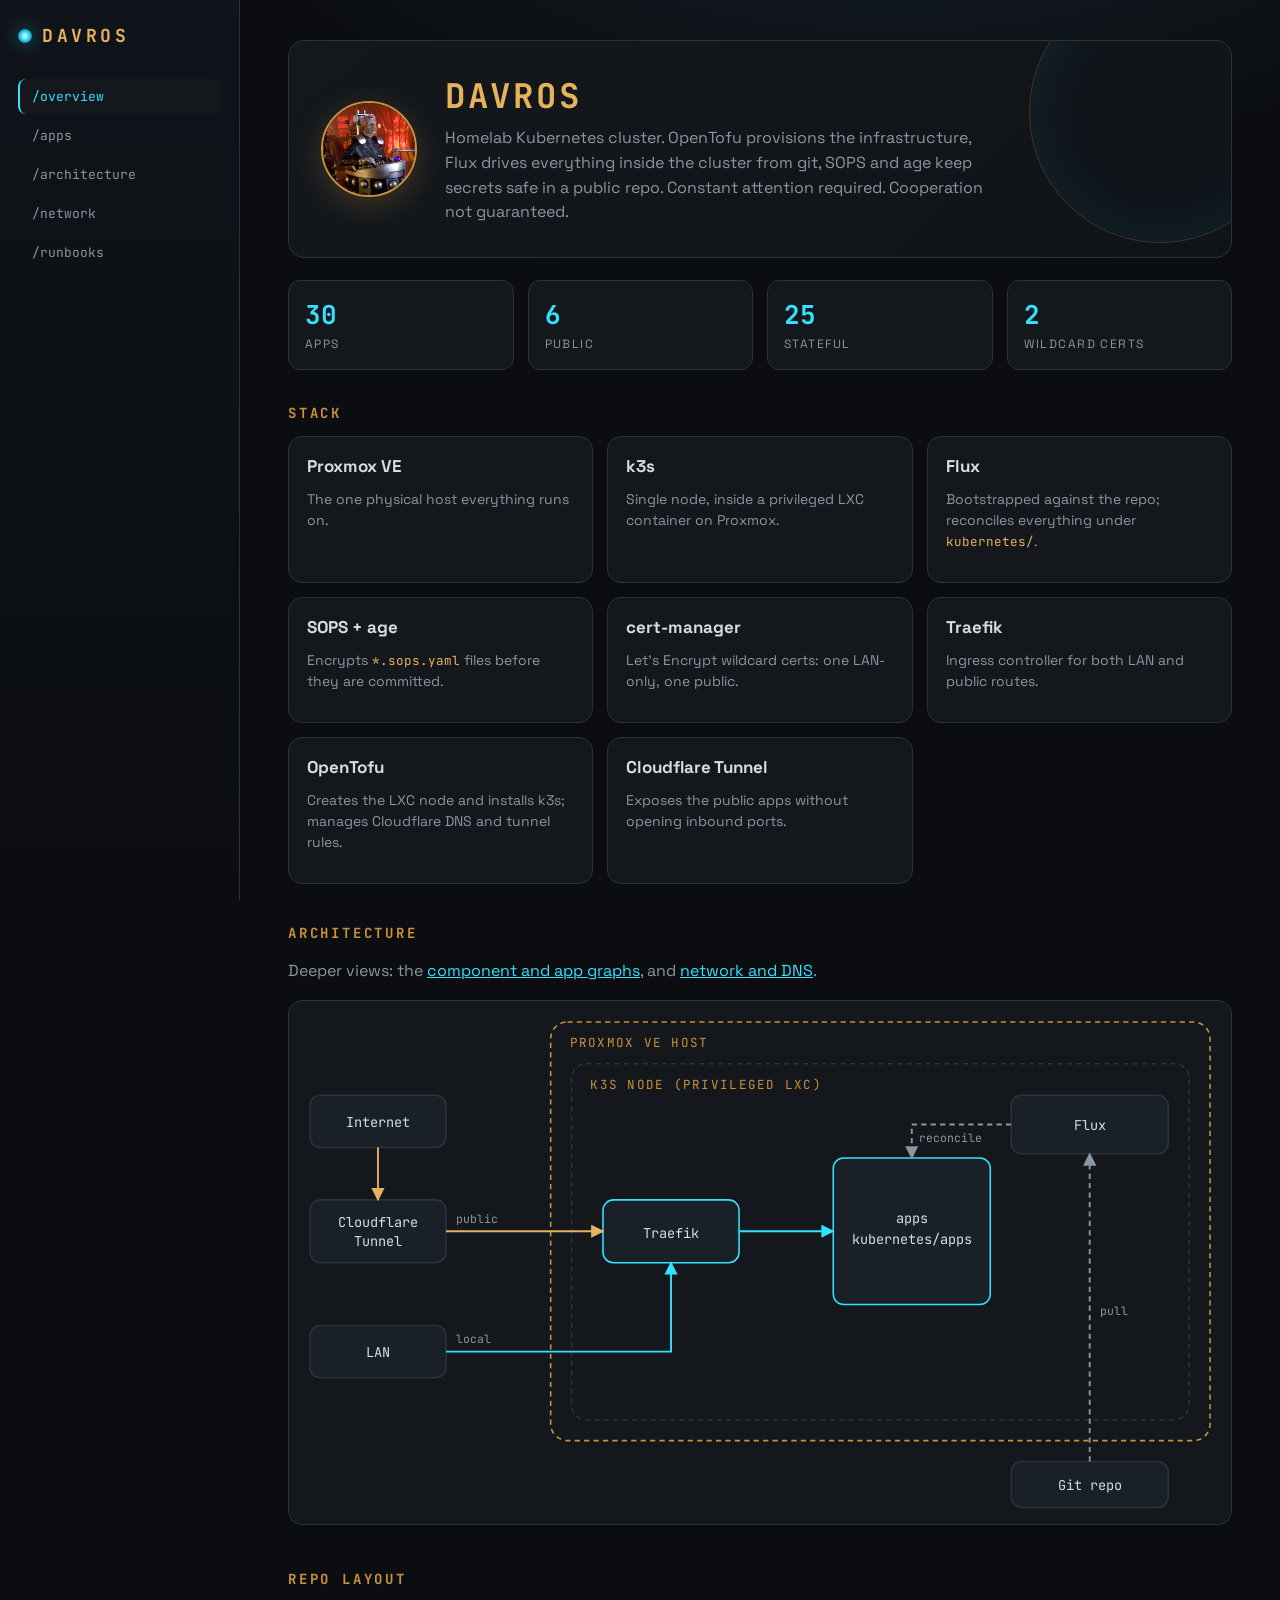
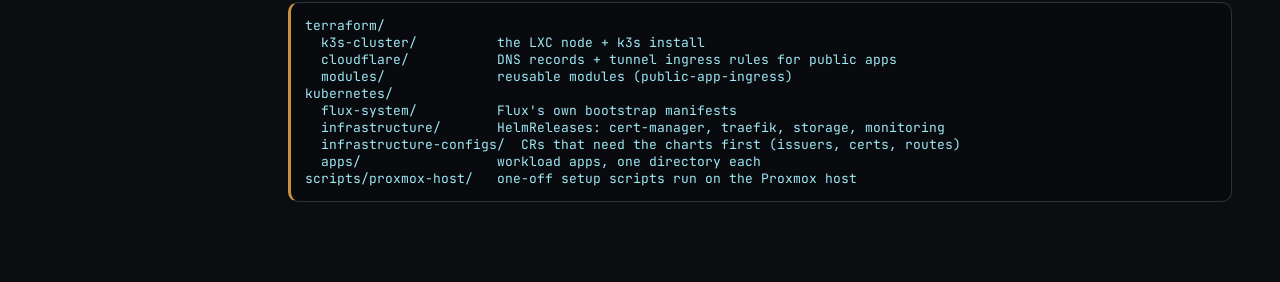
<file: docs/wiki/index.html>
<!doctype html>
<html lang="en">
<head>
  <meta charset="utf-8">
  <meta name="viewport" content="width=device-width,initial-scale=1">
  <title>Davros Overview</title>
  <link rel="preconnect" href="https://fonts.gstatic.com" crossorigin>
  <link href="https://fonts.googleapis.com/css2?family=JetBrains+Mono:wght@400;700&family=Space+Grotesk:wght@400;500;700&display=swap" rel="stylesheet">
  <link rel="stylesheet" href="css/style.css">
</head>
<body data-page="index">
<main>
  <section class="hero">
    <img class="hero-img" src="images/davros.jpg" alt="Davros">
    <div>
      <h1>DAVROS</h1>
      <p>Homelab Kubernetes cluster. OpenTofu provisions the infrastructure, Flux drives everything inside the cluster from git, SOPS and age keep secrets safe in a public repo. Constant attention required. Cooperation not guaranteed.</p>
    </div>
  </section>

  <div class="stats">
    <div class="stat"><b data-stat="apps">–</b><span>apps</span></div>
    <div class="stat"><b data-stat="public">–</b><span>public</span></div>
    <div class="stat"><b data-stat="stateful">–</b><span>stateful</span></div>
    <div class="stat"><b>2</b><span>wildcard certs</span></div>
  </div>

  <section class="section">
    <h2>Stack</h2>
    <div class="grid">
      <div class="card"><h3>Proxmox VE</h3><p>The one physical host everything runs on.</p></div>
      <div class="card"><h3>k3s</h3><p>Single node, inside a privileged LXC container on Proxmox.</p></div>
      <div class="card"><h3>Flux</h3><p>Bootstrapped against the repo; reconciles everything under <code>kubernetes/</code>.</p></div>
      <div class="card"><h3>SOPS + age</h3><p>Encrypts <code>*.sops.yaml</code> files before they are committed.</p></div>
      <div class="card"><h3>cert-manager</h3><p>Let's Encrypt wildcard certs: one LAN-only, one public.</p></div>
      <div class="card"><h3>Traefik</h3><p>Ingress controller for both LAN and public routes.</p></div>
      <div class="card"><h3>OpenTofu</h3><p>Creates the LXC node and installs k3s; manages Cloudflare DNS and tunnel rules.</p></div>
      <div class="card"><h3>Cloudflare Tunnel</h3><p>Exposes the public apps without opening inbound ports.</p></div>
    </div>
  </section>

  <section class="section">
    <h2>Architecture</h2>
    <p>Deeper views: the <a href="architecture.html">component and app graphs</a>, and <a href="network.html">network and DNS</a>.</p>
    <div class="diagram-wrap">
    <svg class="diagram" viewBox="0 0 900 500" role="img" aria-label="Traffic and GitOps flow: Internet through Cloudflare Tunnel and LAN into Traefik and the apps on a k3s node inside Proxmox; Flux pulls from the git repo.">
      <defs>
        <marker id="arrow" viewBox="0 0 10 10" refX="9" refY="5" markerWidth="7" markerHeight="7" orient="auto"><path d="M0 0L10 5L0 10z" fill="#33e1ff"/></marker>
        <marker id="arrow-pub" viewBox="0 0 10 10" refX="9" refY="5" markerWidth="7" markerHeight="7" orient="auto"><path d="M0 0L10 5L0 10z" fill="#e6b25c"/></marker>
        <marker id="arrow-mute" viewBox="0 0 10 10" refX="9" refY="5" markerWidth="7" markerHeight="7" orient="auto"><path d="M0 0L10 5L0 10z" fill="#8a96a2"/></marker>
      </defs>

      <rect class="box host" x="250" y="20" width="630" height="400" rx="16"/>
      <text class="title" x="268" y="44">PROXMOX VE HOST</text>
      <rect class="box" x="270" y="60" width="590" height="340" rx="14"/>
      <text class="title" x="288" y="84">K3S NODE (PRIVILEGED LXC)</text>

      <rect class="node" x="20" y="90" width="130" height="50" rx="10"/>
      <text x="85" y="120">Internet</text>
      <rect class="node" x="20" y="190" width="130" height="60" rx="10"/>
      <text x="85" y="216">Cloudflare</text>
      <text x="85" y="234">Tunnel</text>
      <rect class="node" x="20" y="310" width="130" height="50" rx="10"/>
      <text x="85" y="340">LAN</text>

      <rect class="node hot" x="300" y="190" width="130" height="60" rx="10"/>
      <text x="365" y="226">Traefik</text>
      <rect class="node hot" x="520" y="150" width="150" height="140" rx="10"/>
      <text x="595" y="212">apps</text>
      <text x="595" y="232">kubernetes/apps</text>
      <rect class="node" x="690" y="90" width="150" height="56" rx="10"/>
      <text x="765" y="123">Flux</text>
      <rect class="node" x="690" y="440" width="150" height="44" rx="10"/>
      <text x="765" y="467">Git repo</text>

      <path class="edge pub" d="M85 140V190"/>
      <path class="edge pub" d="M150 220H300"/>
      <path class="edge" d="M150 335H365V250"/>
      <path class="edge" d="M430 220H520"/>
      <path class="edge git" d="M765 440V146"/>
      <path class="edge git" d="M690 118H595V150"/>

      <text class="label" x="160" y="212">public</text>
      <text class="label" x="160" y="327">local</text>
      <text class="label" x="775" y="300">pull</text>
      <text class="label" x="602" y="135">reconcile</text>
    </svg>
    </div>
  </section>

  <section class="section">
    <h2>Repo layout</h2>
<pre><code>terraform/
  k3s-cluster/          the LXC node + k3s install
  cloudflare/           DNS records + tunnel ingress rules for public apps
  modules/              reusable modules (public-app-ingress)
kubernetes/
  flux-system/          Flux's own bootstrap manifests
  infrastructure/       HelmReleases: cert-manager, traefik, storage, monitoring
  infrastructure-configs/  CRs that need the charts first (issuers, certs, routes)
  apps/                 workload apps, one directory each
scripts/proxmox-host/   one-off setup scripts run on the Proxmox host</code></pre>
  </section>
</main>
<script src="data/apps.js"></script>
<script src="js/app.js"></script>
</body>
</html>
</file>
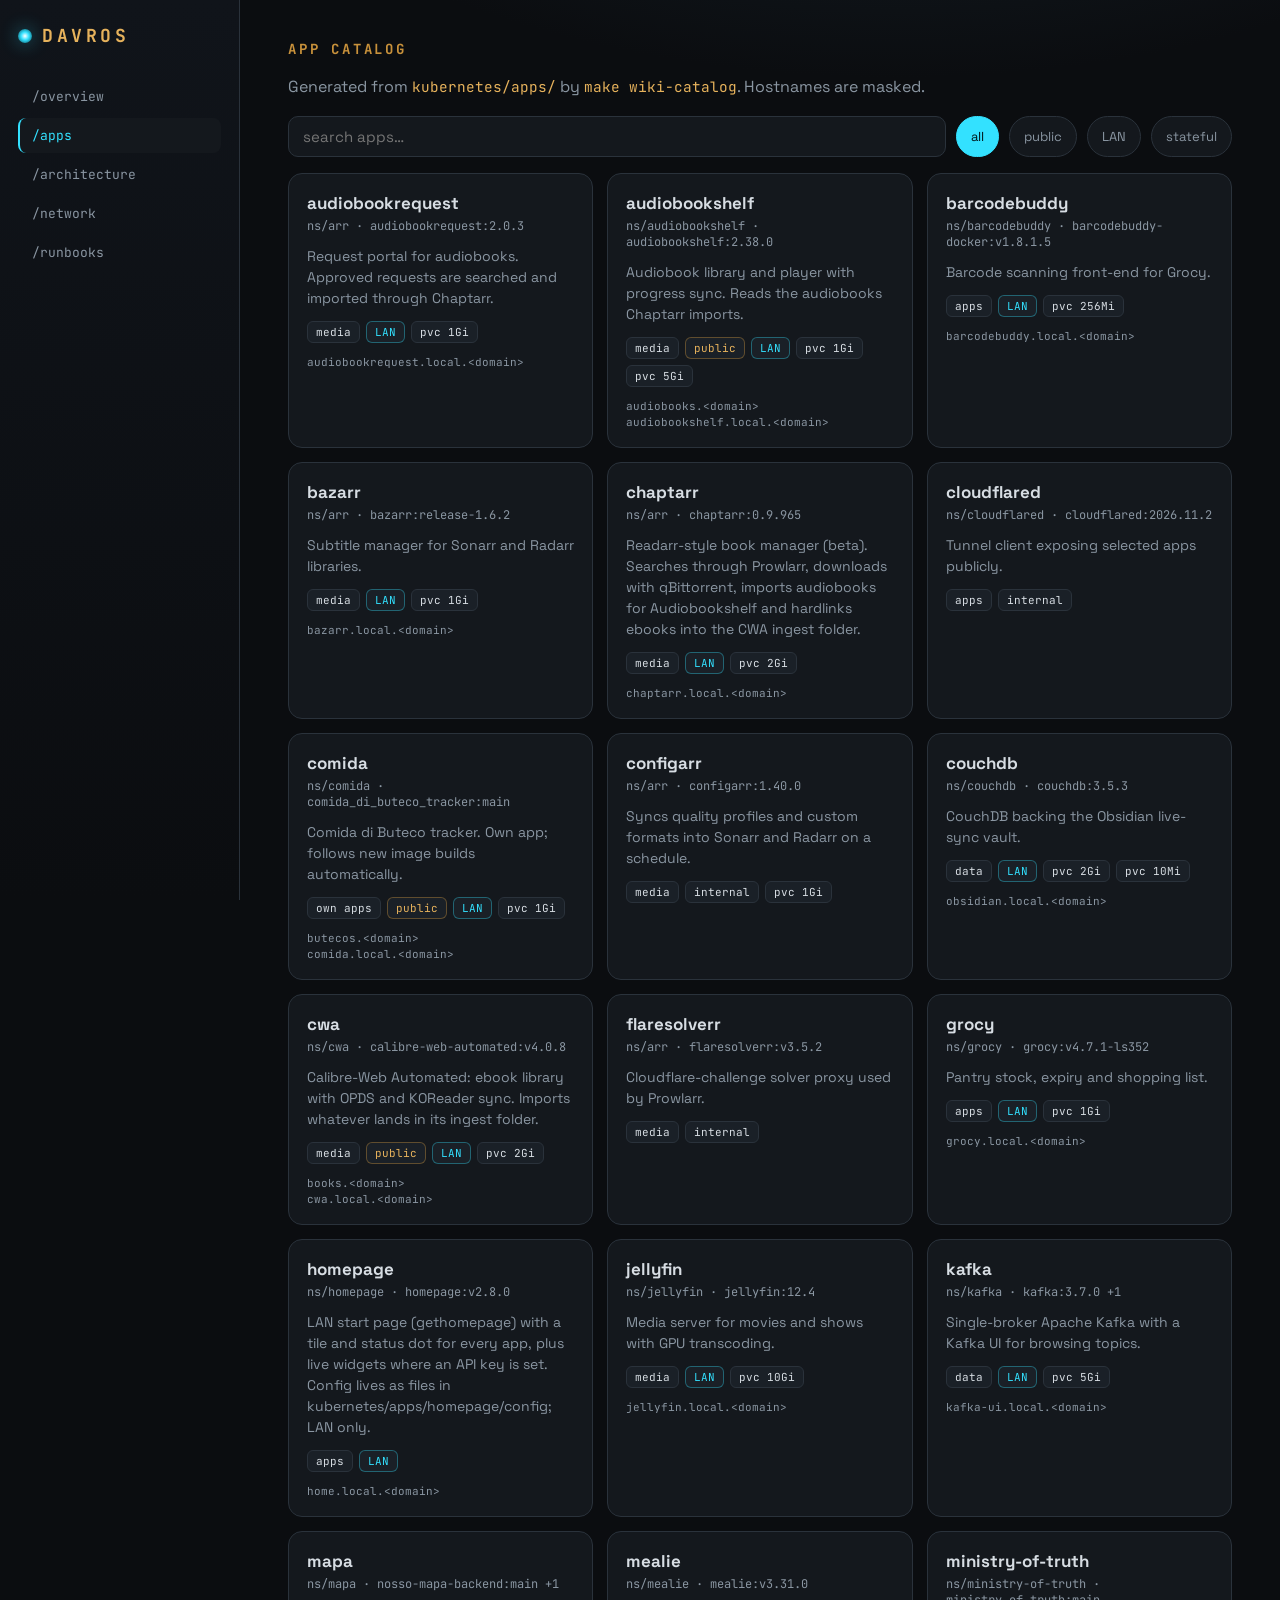
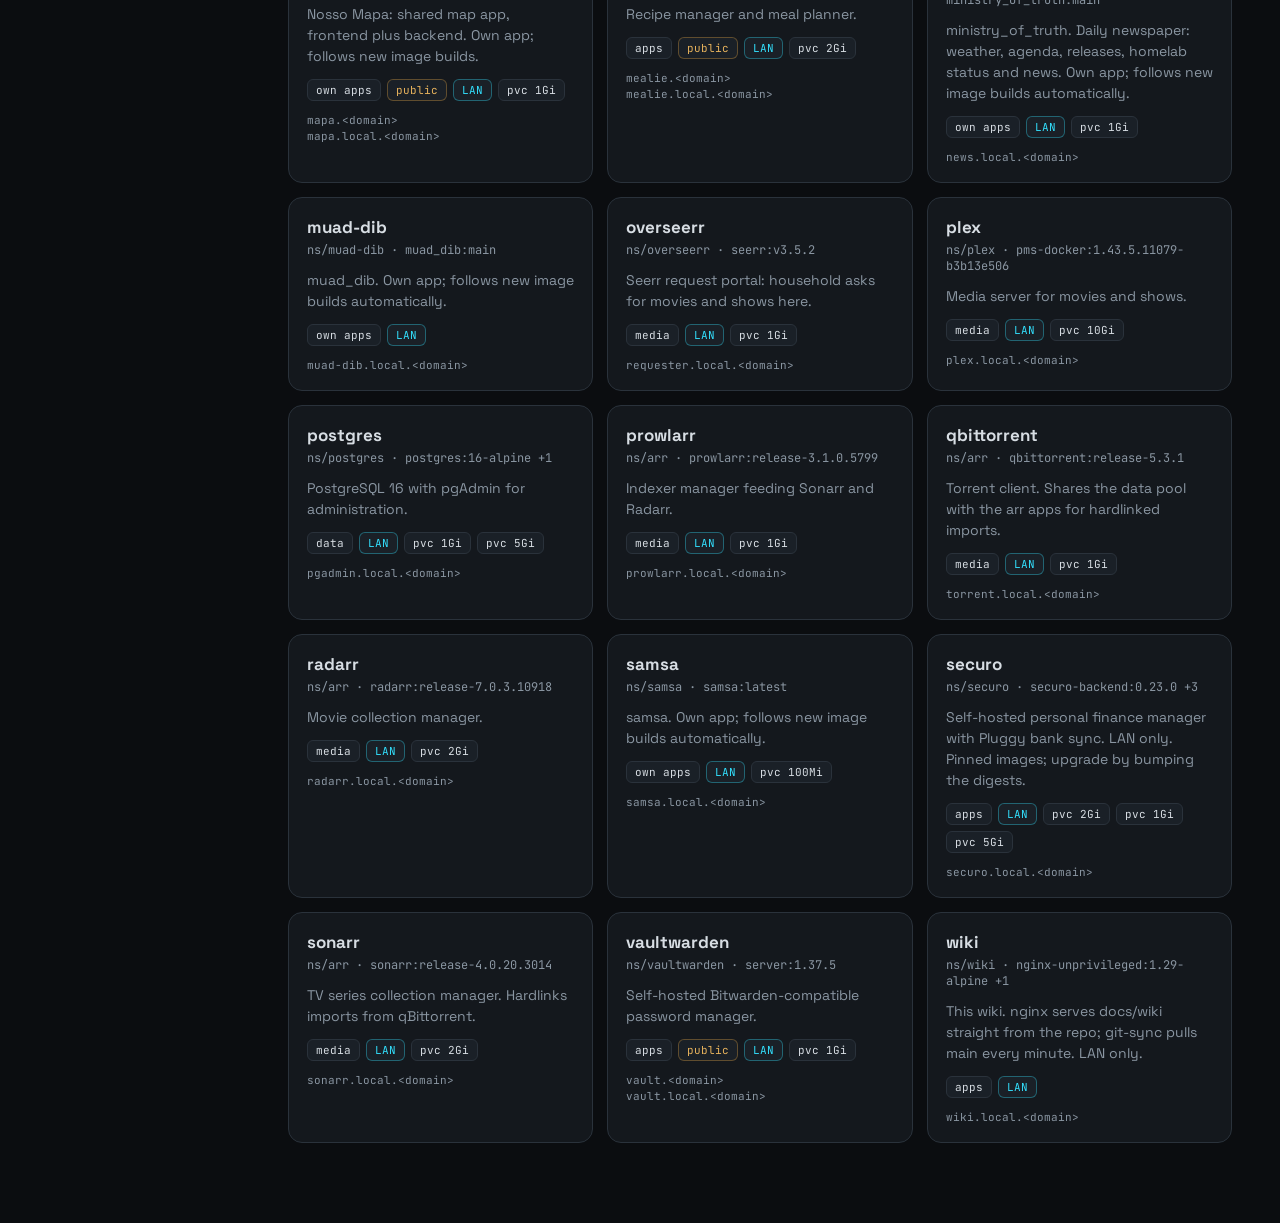
<file: docs/wiki/apps.html>
<!doctype html>
<html lang="en">
<head>
  <meta charset="utf-8">
  <meta name="viewport" content="width=device-width,initial-scale=1">
  <title>Davros Apps</title>
  <link rel="preconnect" href="https://fonts.gstatic.com" crossorigin>
  <link href="https://fonts.googleapis.com/css2?family=JetBrains+Mono:wght@400;700&family=Space+Grotesk:wght@400;500;700&display=swap" rel="stylesheet">
  <link rel="stylesheet" href="css/style.css">
</head>
<body data-page="apps">
<main>
  <section class="section">
    <h2>App catalog</h2>
    <p>Generated from <code>kubernetes/apps/</code> by <code>make wiki-catalog</code>. Hostnames are masked.</p>
    <div class="bar">
      <input id="q" type="search" placeholder="search apps…" aria-label="Search apps">
      <button class="chip" data-filter="all" aria-pressed="true">all</button>
      <button class="chip" data-filter="public" aria-pressed="false">public</button>
      <button class="chip" data-filter="lan" aria-pressed="false">LAN</button>
      <button class="chip" data-filter="stateful" aria-pressed="false">stateful</button>
    </div>
    <div class="grid" id="grid"></div>
    <div class="empty" id="empty" role="status" hidden>no apps match.</div>
  </section>
</main>
<script src="data/apps.js"></script>
<script src="js/app.js"></script>
</body>
</html>
</file>
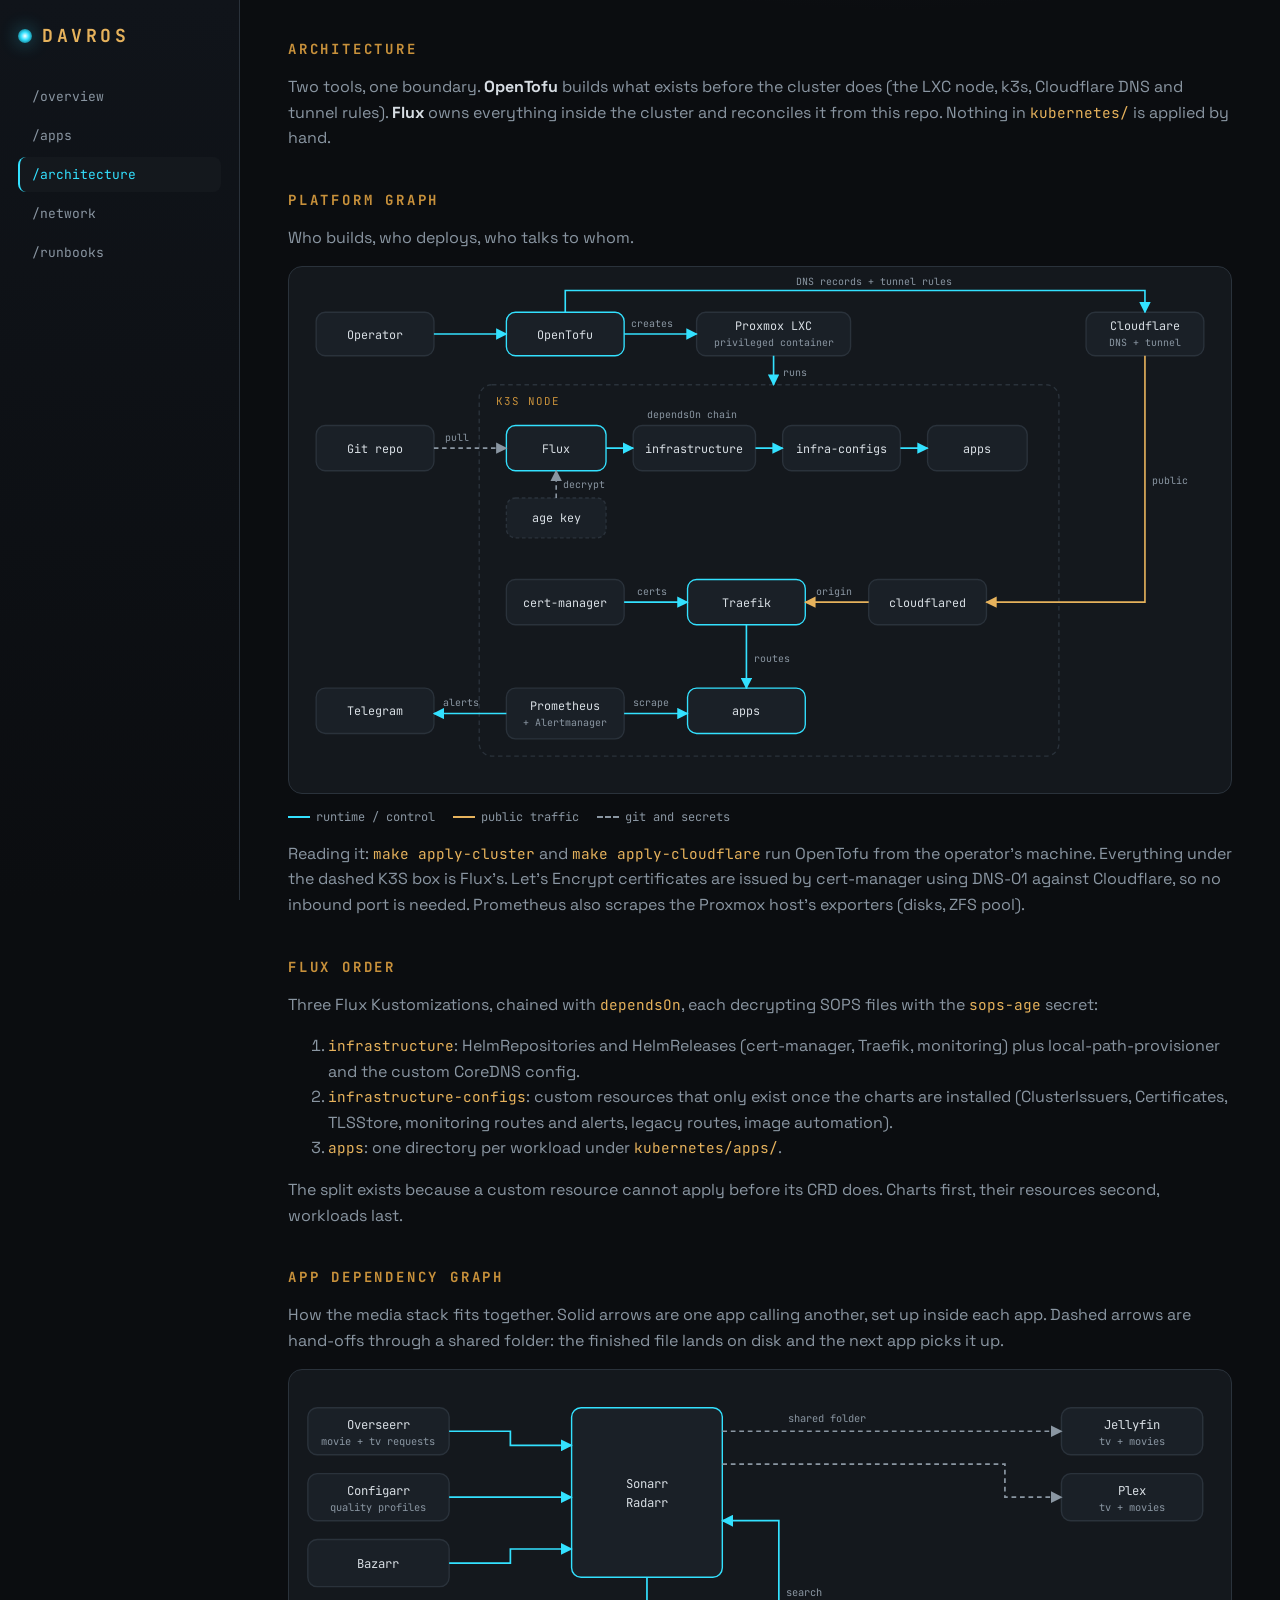
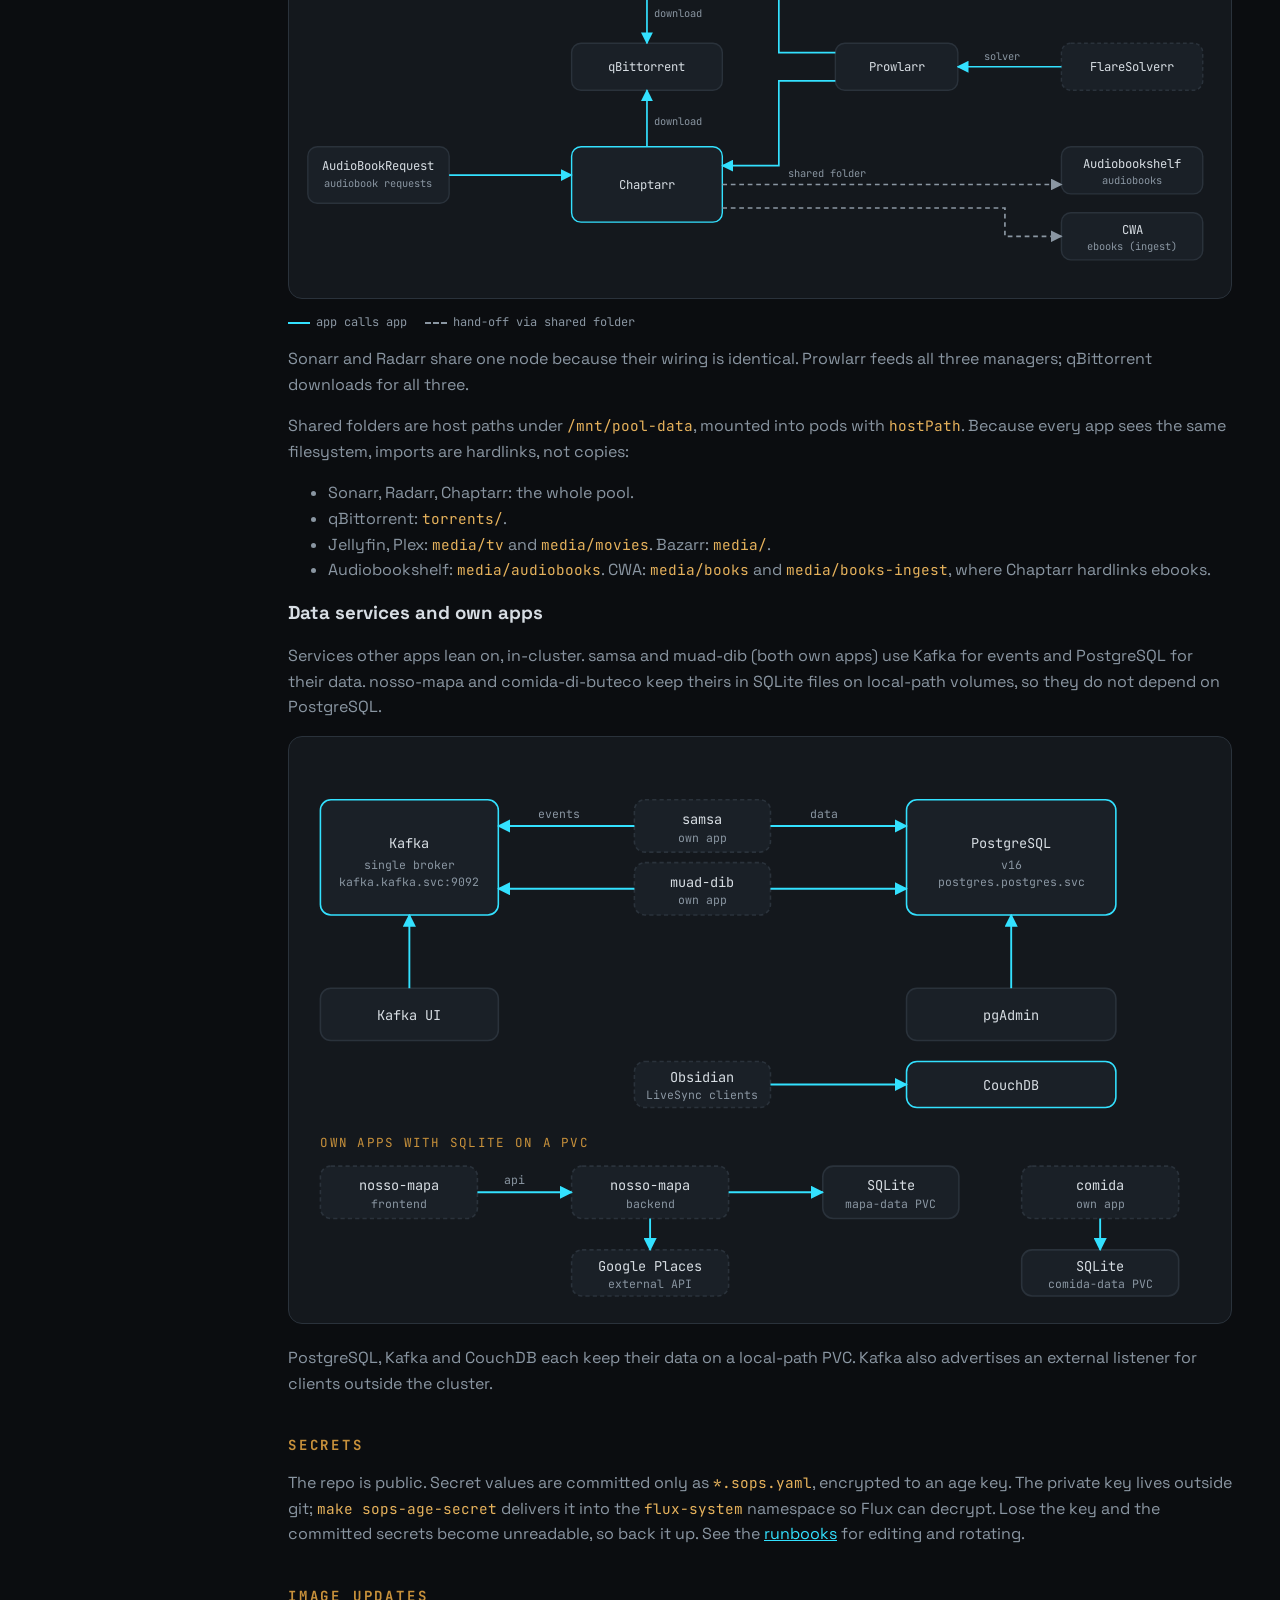
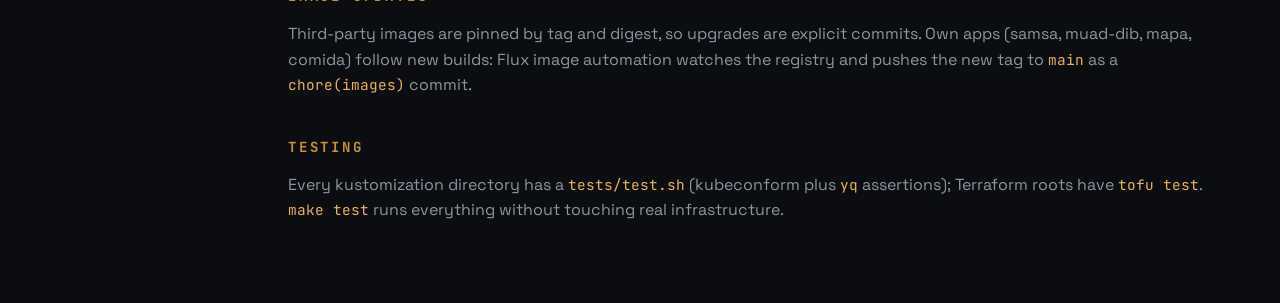
<file: docs/wiki/architecture.html>
<!doctype html>
<html lang="en">
<head>
  <meta charset="utf-8">
  <meta name="viewport" content="width=device-width,initial-scale=1">
  <title>Davros Architecture</title>
  <link rel="preconnect" href="https://fonts.gstatic.com" crossorigin>
  <link href="https://fonts.googleapis.com/css2?family=JetBrains+Mono:wght@400;700&family=Space+Grotesk:wght@400;500;700&display=swap" rel="stylesheet">
  <link rel="stylesheet" href="css/style.css">
</head>
<body data-page="architecture">
<svg class="diagram-defs" aria-hidden="true" focusable="false">
  <defs>
    <marker id="arrow" viewBox="0 0 10 10" refX="9" refY="5" markerWidth="7" markerHeight="7" orient="auto"><path d="M0 0L10 5L0 10z" fill="#33e1ff"/></marker>
    <marker id="arrow-pub" viewBox="0 0 10 10" refX="9" refY="5" markerWidth="7" markerHeight="7" orient="auto"><path d="M0 0L10 5L0 10z" fill="#e6b25c"/></marker>
    <marker id="arrow-mute" viewBox="0 0 10 10" refX="9" refY="5" markerWidth="7" markerHeight="7" orient="auto"><path d="M0 0L10 5L0 10z" fill="#8a96a2"/></marker>
  </defs>
</svg>
<main>
  <section class="section">
    <h2>Architecture</h2>
    <p>Two tools, one boundary. <strong>OpenTofu</strong> builds what exists before the cluster does (the LXC node, k3s, Cloudflare DNS and tunnel rules). <strong>Flux</strong> owns everything inside the cluster and reconciles it from this repo. Nothing in <code>kubernetes/</code> is applied by hand.</p>
  </section>

  <section class="section">
    <h2>Platform graph</h2>
    <p>Who builds, who deploys, who talks to whom.</p>
    <div class="diagram-wrap">
    <svg class="diagram" viewBox="0 0 1040 580" role="img" aria-label="Platform component graph. Operator runs OpenTofu, which creates the Proxmox LXC running k3s and writes Cloudflare DNS and tunnel rules. Inside k3s, Flux pulls the git repo and applies infrastructure, then infrastructure-configs, then apps. An age key lets Flux decrypt secrets. cert-manager issues certificates to Traefik. Cloudflare sends public traffic through cloudflared to Traefik, which routes to apps. Prometheus scrapes apps and alerts Telegram.">
      <rect class="box" x="210" y="130" width="640" height="410" rx="14"/>
      <text class="title" x="228" y="152">K3S NODE</text>

      <rect class="node" x="30" y="50" width="130" height="48" rx="10"/>
      <text x="95" y="79">Operator</text>
      <rect class="node hot" x="240" y="50" width="130" height="48" rx="10"/>
      <text x="305" y="79">OpenTofu</text>
      <rect class="node" x="450" y="50" width="170" height="48" rx="10"/>
      <text x="535" y="70">Proxmox LXC</text>
      <text class="sub" x="535" y="87">privileged container</text>
      <rect class="node" x="880" y="50" width="130" height="48" rx="10"/>
      <text x="945" y="70">Cloudflare</text>
      <text class="sub" x="945" y="87">DNS + tunnel</text>

      <path class="edge" d="M160 74H240"/>
      <path class="edge" d="M370 74H450"/>
      <path class="edge" d="M305 50V26H945V50"/>
      <path class="edge" d="M535 98V130"/>
      <text class="label" x="378" y="66">creates</text>
      <text class="label" x="545" y="120">runs</text>
      <text class="label" x="560" y="20">DNS records + tunnel rules</text>

      <rect class="node" x="30" y="175" width="130" height="50" rx="10"/>
      <text x="95" y="205">Git repo</text>
      <rect class="node hot" x="240" y="175" width="110" height="50" rx="10"/>
      <text x="295" y="205">Flux</text>
      <rect class="node" x="380" y="175" width="135" height="50" rx="10"/>
      <text x="447" y="205">infrastructure</text>
      <rect class="node" x="545" y="175" width="130" height="50" rx="10"/>
      <text x="610" y="205">infra-configs</text>
      <rect class="node" x="705" y="175" width="110" height="50" rx="10"/>
      <text x="760" y="205">apps</text>
      <rect class="node dim" x="240" y="255" width="110" height="44" rx="10"/>
      <text x="295" y="282">age key</text>

      <path class="edge git" d="M160 200H240"/>
      <path class="edge" d="M350 200H380"/>
      <path class="edge" d="M515 200H545"/>
      <path class="edge" d="M675 200H705"/>
      <path class="edge git" d="M295 255V225"/>
      <text class="label" x="172" y="192">pull</text>
      <text class="label" x="395" y="167">dependsOn chain</text>
      <text class="label" x="303" y="244">decrypt</text>

      <rect class="node" x="240" y="345" width="130" height="50" rx="10"/>
      <text x="305" y="375">cert-manager</text>
      <rect class="node hot" x="440" y="345" width="130" height="50" rx="10"/>
      <text x="505" y="375">Traefik</text>
      <rect class="node" x="640" y="345" width="130" height="50" rx="10"/>
      <text x="705" y="375">cloudflared</text>

      <path class="edge" d="M370 370H440"/>
      <path class="edge pub" d="M640 370H570"/>
      <path class="edge pub" d="M945 98V370H770"/>
      <text class="label" x="384" y="362">certs</text>
      <text class="label" x="582" y="362">origin</text>
      <text class="label" x="953" y="240">public</text>

      <rect class="node" x="240" y="465" width="130" height="56" rx="10"/>
      <text x="305" y="489">Prometheus</text>
      <text class="sub" x="305" y="507">+ Alertmanager</text>
      <rect class="node hot" x="440" y="465" width="130" height="50" rx="10"/>
      <text x="505" y="495">apps</text>
      <rect class="node" x="30" y="465" width="130" height="50" rx="10"/>
      <text x="95" y="495">Telegram</text>

      <path class="edge" d="M505 395V465"/>
      <path class="edge" d="M370 493H440"/>
      <path class="edge" d="M240 493H160"/>
      <text class="label" x="513" y="436">routes</text>
      <text class="label" x="380" y="485">scrape</text>
      <text class="label" x="170" y="485">alerts</text>
    </svg>
    </div>
    <div class="legend"><span><i></i>runtime / control</span><span><i class="pub"></i>public traffic</span><span><i class="git"></i>git and secrets</span></div>
    <p>Reading it: <code>make apply-cluster</code> and <code>make apply-cloudflare</code> run OpenTofu from the operator's machine. Everything under the dashed K3S box is Flux's. Let's Encrypt certificates are issued by cert-manager using DNS-01 against Cloudflare, so no inbound port is needed. Prometheus also scrapes the Proxmox host's exporters (disks, ZFS pool).</p>
  </section>

  <section class="section">
    <h2>Flux order</h2>
    <p>Three Flux Kustomizations, chained with <code>dependsOn</code>, each decrypting SOPS files with the <code>sops-age</code> secret:</p>
    <ol>
      <li><code>infrastructure</code>: HelmRepositories and HelmReleases (cert-manager, Traefik, monitoring) plus local-path-provisioner and the custom CoreDNS config.</li>
      <li><code>infrastructure-configs</code>: custom resources that only exist once the charts are installed (ClusterIssuers, Certificates, TLSStore, monitoring routes and alerts, legacy routes, image automation).</li>
      <li><code>apps</code>: one directory per workload under <code>kubernetes/apps/</code>.</li>
    </ol>
    <p>The split exists because a custom resource cannot apply before its CRD does. Charts first, their resources second, workloads last.</p>
  </section>

  <section class="section">
    <h2>App dependency graph</h2>
    <p>How the media stack fits together. Solid arrows are one app calling another, set up inside each app. Dashed arrows are hand-offs through a shared folder: the finished file lands on disk and the next app picks it up.</p>
    <div class="diagram-wrap">
    <svg class="diagram" viewBox="0 0 1000 560" role="img" aria-label="Media stack graph. Overseerr, Configarr and Bazarr connect to Sonarr and Radarr. AudioBookRequest connects to Chaptarr. Sonarr, Radarr and Chaptarr all download with qBittorrent and search through Prowlarr, which FlareSolverr helps. Sonarr and Radarr hand finished files to Jellyfin and Plex through a shared folder. Chaptarr hands audiobooks to Audiobookshelf and ebooks to Calibre-Web Automated the same way.">
      <rect class="node" x="20" y="40" width="150" height="50" rx="10"/>
      <text x="95" y="63">Overseerr</text>
      <text class="sub" x="95" y="80">movie + tv requests</text>
      <rect class="node" x="20" y="110" width="150" height="50" rx="10"/>
      <text x="95" y="133">Configarr</text>
      <text class="sub" x="95" y="150">quality profiles</text>
      <rect class="node" x="20" y="180" width="150" height="50" rx="10"/>
      <text x="95" y="210">Bazarr</text>
      <rect class="node" x="20" y="400" width="150" height="60" rx="10"/>
      <text x="95" y="425">AudioBookRequest</text>
      <text class="sub" x="95" y="443">audiobook requests</text>

      <rect class="node hot" x="300" y="40" width="160" height="180" rx="10"/>
      <text x="380" y="125">Sonarr</text>
      <text x="380" y="145">Radarr</text>
      <rect class="node" x="300" y="290" width="160" height="50" rx="10"/>
      <text x="380" y="320">qBittorrent</text>
      <rect class="node hot" x="300" y="400" width="160" height="80" rx="10"/>
      <text x="380" y="445">Chaptarr</text>

      <rect class="node" x="580" y="290" width="130" height="50" rx="10"/>
      <text x="645" y="320">Prowlarr</text>
      <rect class="node dim" x="820" y="290" width="150" height="50" rx="10"/>
      <text x="895" y="320">FlareSolverr</text>

      <rect class="node" x="820" y="40" width="150" height="50" rx="10"/>
      <text x="895" y="63">Jellyfin</text>
      <text class="sub" x="895" y="80">tv + movies</text>
      <rect class="node" x="820" y="110" width="150" height="50" rx="10"/>
      <text x="895" y="133">Plex</text>
      <text class="sub" x="895" y="150">tv + movies</text>
      <rect class="node" x="820" y="400" width="150" height="50" rx="10"/>
      <text x="895" y="423">Audiobookshelf</text>
      <text class="sub" x="895" y="440">audiobooks</text>
      <rect class="node" x="820" y="470" width="150" height="50" rx="10"/>
      <text x="895" y="493">CWA</text>
      <text class="sub" x="895" y="510">ebooks (ingest)</text>

      <path class="edge" d="M170 65H235V80H300"/>
      <path class="edge" d="M170 135H300"/>
      <path class="edge" d="M170 205H235V190H300"/>
      <path class="edge" d="M170 430H300"/>

      <path class="edge" d="M380 220V290"/>
      <path class="edge" d="M380 400V340"/>

      <path class="edge" d="M580 300H520V160H460"/>
      <path class="edge" d="M580 330H520V420H460"/>
      <path class="edge" d="M820 315H710"/>

      <path class="edge git" d="M460 65H820"/>
      <path class="edge git" d="M460 100H760V135H820"/>
      <path class="edge git" d="M460 440H820"/>
      <path class="edge git" d="M460 465H760V495H820"/>

      <text class="label" x="388" y="262">download</text>
      <text class="label" x="388" y="377">download</text>
      <text class="label" x="530" y="55">shared folder</text>
      <text class="label" x="530" y="432">shared folder</text>
      <text class="label" x="738" y="308">solver</text>
      <text class="label" x="528" y="240">search</text>
    </svg>
    </div>
    <div class="legend"><span><i></i>app calls app</span><span><i class="git"></i>hand-off via shared folder</span></div>
    <p>Sonarr and Radarr share one node because their wiring is identical. Prowlarr feeds all three managers; qBittorrent downloads for all three.</p>
    <p>Shared folders are host paths under <code>/mnt/pool-data</code>, mounted into pods with <code>hostPath</code>. Because every app sees the same filesystem, imports are hardlinks, not copies:</p>
    <ul>
      <li>Sonarr, Radarr, Chaptarr: the whole pool.</li>
      <li>qBittorrent: <code>torrents/</code>.</li>
      <li>Jellyfin, Plex: <code>media/tv</code> and <code>media/movies</code>. Bazarr: <code>media/</code>.</li>
      <li>Audiobookshelf: <code>media/audiobooks</code>. CWA: <code>media/books</code> and <code>media/books-ingest</code>, where Chaptarr hardlinks ebooks.</li>
    </ul>

    <h3>Data services and own apps</h3>
    <p>Services other apps lean on, in-cluster. samsa and muad-dib (both own apps) use Kafka for events and PostgreSQL for their data. nosso-mapa and comida-di-buteco keep theirs in SQLite files on local-path volumes, so they do not depend on PostgreSQL.</p>
    <div class="diagram-wrap">
    <svg class="diagram" viewBox="0 0 900 560" role="img" aria-label="Data services. samsa and muad-dib connect to both Kafka and PostgreSQL. Kafka UI connects to Kafka. pgAdmin connects to PostgreSQL. Obsidian clients sync through CouchDB. nosso-mapa frontend calls its backend, which stores data in SQLite and calls the Google Places API. comida stores data in SQLite.">
      <rect class="node hot" x="30" y="60" width="170" height="110" rx="10"/>
      <text x="115" y="106">Kafka</text>
      <text class="sub" x="115" y="126">single broker</text>
      <text class="sub" x="115" y="142">kafka.kafka.svc:9092</text>
      <rect class="node dim" x="330" y="60" width="130" height="50" rx="10"/>
      <text x="395" y="83">samsa</text>
      <text class="sub" x="395" y="100">own app</text>
      <rect class="node dim" x="330" y="120" width="130" height="50" rx="10"/>
      <text x="395" y="143">muad-dib</text>
      <text class="sub" x="395" y="160">own app</text>
      <rect class="node hot" x="590" y="60" width="200" height="110" rx="10"/>
      <text x="690" y="106">PostgreSQL</text>
      <text class="sub" x="690" y="126">v16</text>
      <text class="sub" x="690" y="142">postgres.postgres.svc</text>

      <rect class="node" x="30" y="240" width="170" height="50" rx="10"/>
      <text x="115" y="270">Kafka UI</text>
      <rect class="node" x="590" y="240" width="200" height="50" rx="10"/>
      <text x="690" y="270">pgAdmin</text>

      <path class="edge" d="M330 85H200"/>
      <path class="edge" d="M330 145H200"/>
      <path class="edge" d="M460 85H590"/>
      <path class="edge" d="M460 145H590"/>
      <path class="edge" d="M115 240V170"/>
      <path class="edge" d="M690 240V170"/>
      <text class="label" x="238" y="77">events</text>
      <text class="label" x="498" y="77">data</text>

      <rect class="node dim" x="330" y="310" width="130" height="44" rx="10"/>
      <text x="395" y="330">Obsidian</text>
      <text class="sub" x="395" y="346">LiveSync clients</text>
      <rect class="node hot" x="590" y="310" width="200" height="44" rx="10"/>
      <text x="690" y="337">CouchDB</text>
      <path class="edge" d="M460 332H590"/>

      <text class="title" x="30" y="392">OWN APPS WITH SQLITE ON A PVC</text>
      <rect class="node dim" x="30" y="410" width="150" height="50" rx="10"/>
      <text x="105" y="433">nosso-mapa</text>
      <text class="sub" x="105" y="450">frontend</text>
      <rect class="node dim" x="270" y="410" width="150" height="50" rx="10"/>
      <text x="345" y="433">nosso-mapa</text>
      <text class="sub" x="345" y="450">backend</text>
      <rect class="node" x="510" y="410" width="130" height="50" rx="10"/>
      <text x="575" y="433">SQLite</text>
      <text class="sub" x="575" y="450">mapa-data PVC</text>
      <rect class="node dim" x="270" y="490" width="150" height="44" rx="10"/>
      <text x="345" y="510">Google Places</text>
      <text class="sub" x="345" y="526">external API</text>
      <rect class="node dim" x="700" y="410" width="150" height="50" rx="10"/>
      <text x="775" y="433">comida</text>
      <text class="sub" x="775" y="450">own app</text>
      <rect class="node" x="700" y="490" width="150" height="44" rx="10"/>
      <text x="775" y="510">SQLite</text>
      <text class="sub" x="775" y="526">comida-data PVC</text>

      <path class="edge" d="M180 435H270"/>
      <path class="edge" d="M420 435H510"/>
      <path class="edge" d="M345 460V490"/>
      <path class="edge" d="M775 460V490"/>
      <text class="label" x="205" y="427">api</text>
    </svg>
    </div>
    <p>PostgreSQL, Kafka and CouchDB each keep their data on a local-path PVC. Kafka also advertises an external listener for clients outside the cluster.</p>
  </section>

  <section class="section">
    <h2>Secrets</h2>
    <p>The repo is public. Secret values are committed only as <code>*.sops.yaml</code>, encrypted to an age key. The private key lives outside git; <code>make sops-age-secret</code> delivers it into the <code>flux-system</code> namespace so Flux can decrypt. Lose the key and the committed secrets become unreadable, so back it up. See the <a href="runbooks.html">runbooks</a> for editing and rotating.</p>
  </section>

  <section class="section">
    <h2>Image updates</h2>
    <p>Third-party images are pinned by tag and digest, so upgrades are explicit commits. Own apps (samsa, muad-dib, mapa, comida) follow new builds: Flux image automation watches the registry and pushes the new tag to <code>main</code> as a <code>chore(images)</code> commit.</p>
  </section>

  <section class="section">
    <h2>Testing</h2>
    <p>Every kustomization directory has a <code>tests/test.sh</code> (kubeconform plus <code>yq</code> assertions); Terraform roots have <code>tofu test</code>. <code>make test</code> runs everything without touching real infrastructure.</p>
  </section>
</main>
<script src="js/app.js"></script>
</body>
</html>
</file>
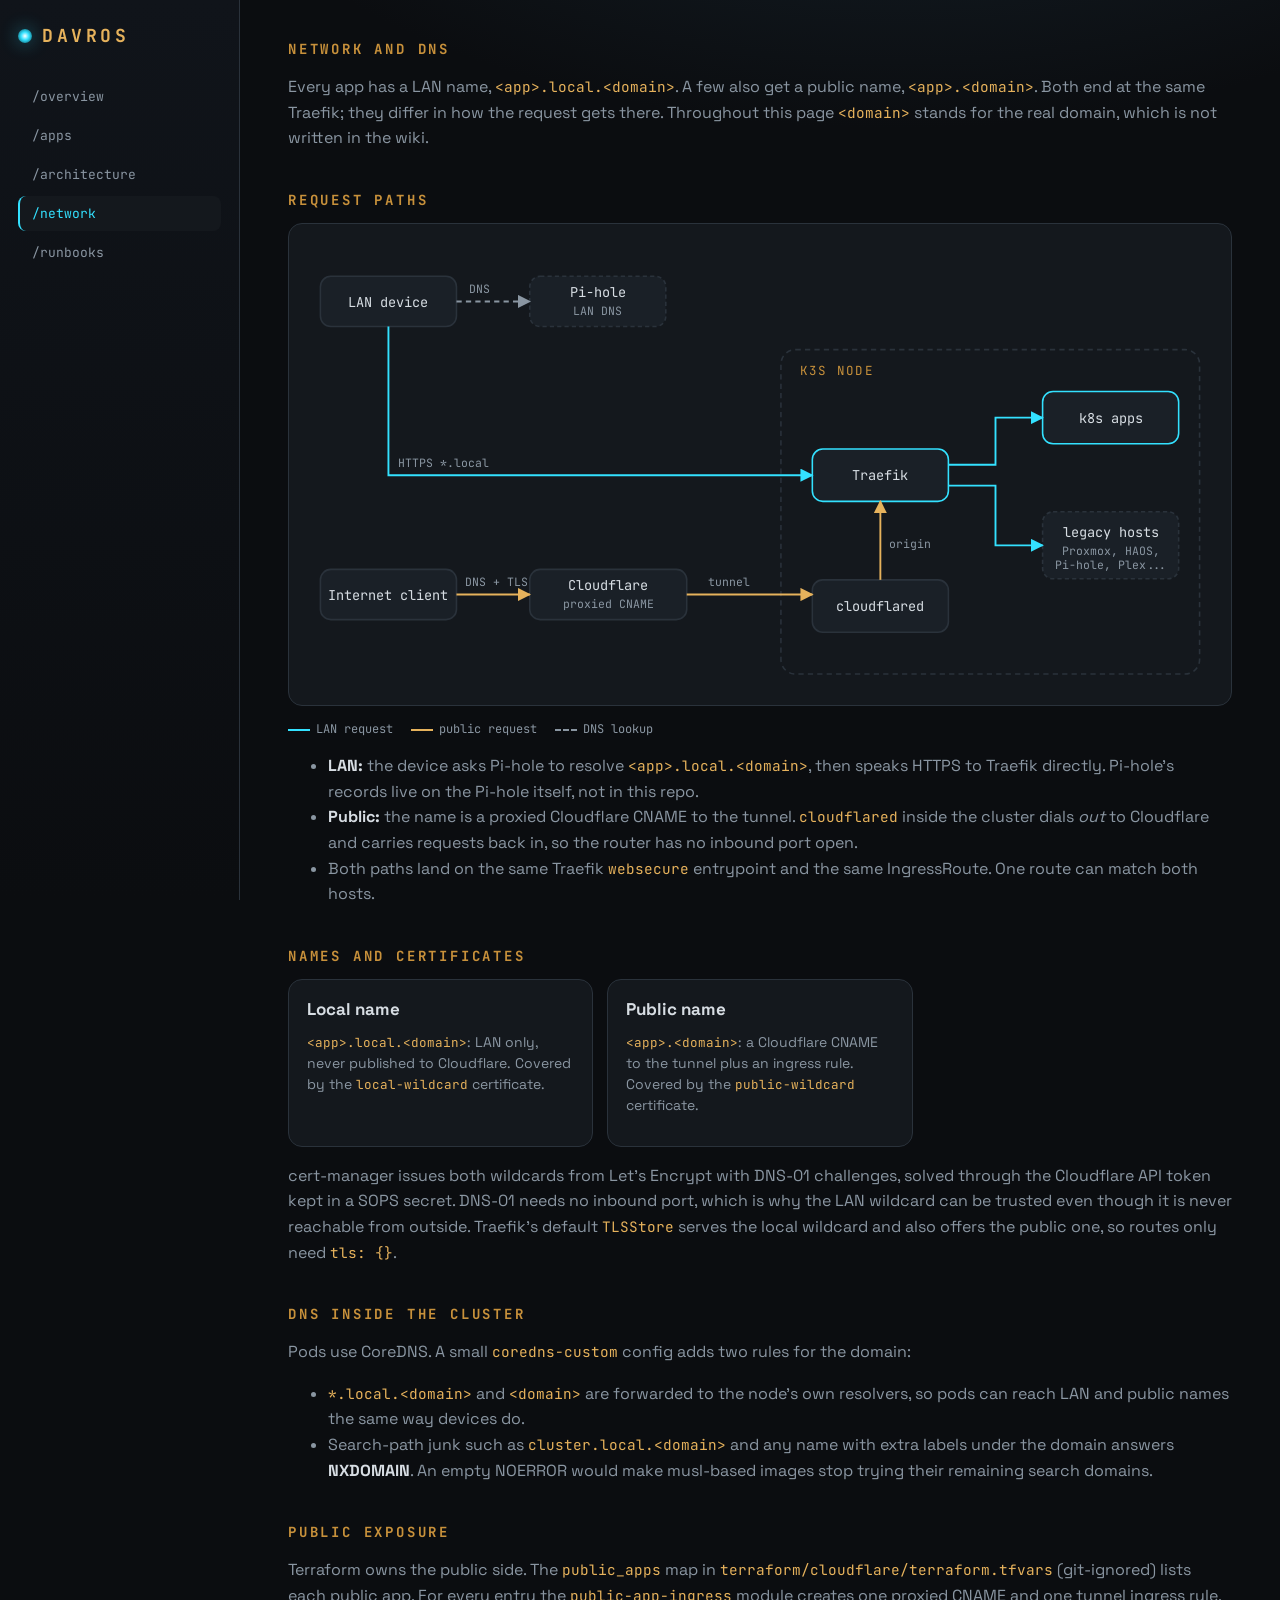
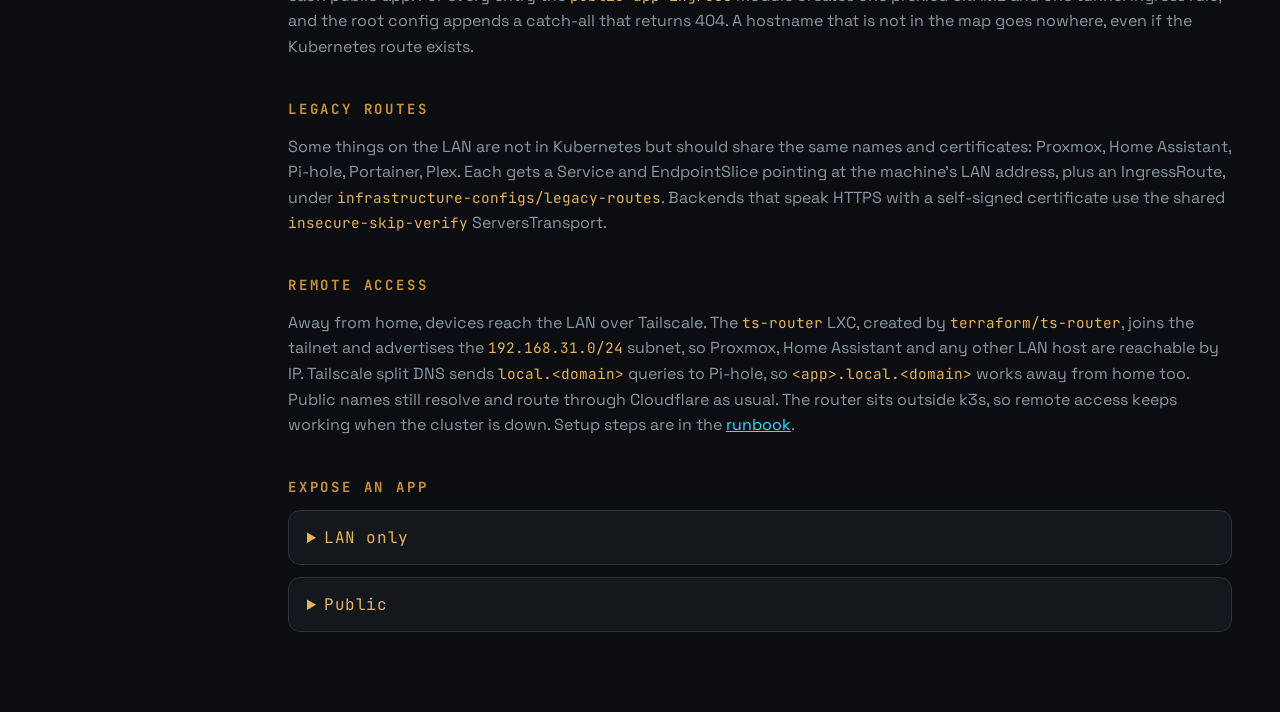
<file: docs/wiki/network.html>
<!doctype html>
<html lang="en">
<head>
  <meta charset="utf-8">
  <meta name="viewport" content="width=device-width,initial-scale=1">
  <title>Davros Network</title>
  <link rel="preconnect" href="https://fonts.gstatic.com" crossorigin>
  <link href="https://fonts.googleapis.com/css2?family=JetBrains+Mono:wght@400;700&family=Space+Grotesk:wght@400;500;700&display=swap" rel="stylesheet">
  <link rel="stylesheet" href="css/style.css">
</head>
<body data-page="network">
<svg class="diagram-defs" aria-hidden="true" focusable="false">
  <defs>
    <marker id="arrow" viewBox="0 0 10 10" refX="9" refY="5" markerWidth="7" markerHeight="7" orient="auto"><path d="M0 0L10 5L0 10z" fill="#33e1ff"/></marker>
    <marker id="arrow-pub" viewBox="0 0 10 10" refX="9" refY="5" markerWidth="7" markerHeight="7" orient="auto"><path d="M0 0L10 5L0 10z" fill="#e6b25c"/></marker>
    <marker id="arrow-mute" viewBox="0 0 10 10" refX="9" refY="5" markerWidth="7" markerHeight="7" orient="auto"><path d="M0 0L10 5L0 10z" fill="#8a96a2"/></marker>
  </defs>
</svg>
<main>
  <section class="section">
    <h2>Network and DNS</h2>
    <p>Every app has a LAN name, <code>&lt;app&gt;.local.&lt;domain&gt;</code>. A few also get a public name, <code>&lt;app&gt;.&lt;domain&gt;</code>. Both end at the same Traefik; they differ in how the request gets there. Throughout this page <code>&lt;domain&gt;</code> stands for the real domain, which is not written in the wiki.</p>
  </section>

  <section class="section">
    <h2>Request paths</h2>
    <div class="diagram-wrap">
    <svg class="diagram" viewBox="0 0 900 460" role="img" aria-label="Two request paths. LAN: a device asks Pi-hole for a local name, then connects to Traefik over HTTPS. Public: an internet client reaches Cloudflare, which forwards through the tunnel to cloudflared in the cluster, then to Traefik. Traefik routes to apps and to legacy LAN hosts.">
      <rect class="box" x="470" y="120" width="400" height="310" rx="14"/>
      <text class="title" x="488" y="144">K3S NODE</text>

      <rect class="node" x="30" y="50" width="130" height="48" rx="10"/>
      <text x="95" y="79">LAN device</text>
      <rect class="node dim" x="230" y="50" width="130" height="48" rx="10"/>
      <text x="295" y="70">Pi-hole</text>
      <text class="sub" x="295" y="87">LAN DNS</text>
      <path class="edge git" d="M160 74H230"/>
      <text class="label" x="172" y="66">DNS</text>

      <rect class="node" x="30" y="330" width="130" height="48" rx="10"/>
      <text x="95" y="359">Internet client</text>
      <rect class="node" x="230" y="330" width="150" height="48" rx="10"/>
      <text x="305" y="350">Cloudflare</text>
      <text class="sub" x="305" y="367">proxied CNAME</text>
      <path class="edge pub" d="M160 354H230"/>
      <text class="label" x="168" y="346">DNS + TLS</text>

      <rect class="node hot" x="500" y="215" width="130" height="50" rx="10"/>
      <text x="565" y="245">Traefik</text>
      <rect class="node" x="500" y="340" width="130" height="50" rx="10"/>
      <text x="565" y="370">cloudflared</text>
      <rect class="node hot" x="720" y="160" width="130" height="50" rx="10"/>
      <text x="785" y="190">k8s apps</text>
      <rect class="node dim" x="720" y="275" width="130" height="64" rx="10"/>
      <text x="785" y="299">legacy hosts</text>
      <text class="sub" x="785" y="316">Proxmox, HAOS,</text>
      <text class="sub" x="785" y="330">Pi-hole, Plex...</text>

      <path class="edge" d="M95 98V240H500"/>
      <path class="edge pub" d="M380 354H500"/>
      <path class="edge pub" d="M565 340V265"/>
      <path class="edge" d="M630 230H675V185H720"/>
      <path class="edge" d="M630 250H675V307H720"/>

      <text class="label" x="104" y="232">HTTPS *.local</text>
      <text class="label" x="400" y="346">tunnel</text>
      <text class="label" x="573" y="310">origin</text>
    </svg>
    </div>
    <div class="legend"><span><i></i>LAN request</span><span><i class="pub"></i>public request</span><span><i class="git"></i>DNS lookup</span></div>
    <ul>
      <li><strong>LAN:</strong> the device asks Pi-hole to resolve <code>&lt;app&gt;.local.&lt;domain&gt;</code>, then speaks HTTPS to Traefik directly. Pi-hole's records live on the Pi-hole itself, not in this repo.</li>
      <li><strong>Public:</strong> the name is a proxied Cloudflare CNAME to the tunnel. <code>cloudflared</code> inside the cluster dials <em>out</em> to Cloudflare and carries requests back in, so the router has no inbound port open.</li>
      <li>Both paths land on the same Traefik <code>websecure</code> entrypoint and the same IngressRoute. One route can match both hosts.</li>
    </ul>
  </section>

  <section class="section">
    <h2>Names and certificates</h2>
    <div class="grid">
      <div class="card"><h3>Local name</h3><p><code>&lt;app&gt;.local.&lt;domain&gt;</code>: LAN only, never published to Cloudflare. Covered by the <code>local-wildcard</code> certificate.</p></div>
      <div class="card"><h3>Public name</h3><p><code>&lt;app&gt;.&lt;domain&gt;</code>: a Cloudflare CNAME to the tunnel plus an ingress rule. Covered by the <code>public-wildcard</code> certificate.</p></div>
    </div>
    <p>cert-manager issues both wildcards from Let's Encrypt with DNS-01 challenges, solved through the Cloudflare API token kept in a SOPS secret. DNS-01 needs no inbound port, which is why the LAN wildcard can be trusted even though it is never reachable from outside. Traefik's default <code>TLSStore</code> serves the local wildcard and also offers the public one, so routes only need <code>tls: {}</code>.</p>
  </section>

  <section class="section">
    <h2>DNS inside the cluster</h2>
    <p>Pods use CoreDNS. A small <code>coredns-custom</code> config adds two rules for the domain:</p>
    <ul>
      <li><code>*.local.&lt;domain&gt;</code> and <code>&lt;domain&gt;</code> are forwarded to the node's own resolvers, so pods can reach LAN and public names the same way devices do.</li>
      <li>Search-path junk such as <code>cluster.local.&lt;domain&gt;</code> and any name with extra labels under the domain answers <strong>NXDOMAIN</strong>. An empty NOERROR would make musl-based images stop trying their remaining search domains.</li>
    </ul>
  </section>

  <section class="section">
    <h2>Public exposure</h2>
    <p>Terraform owns the public side. The <code>public_apps</code> map in <code>terraform/cloudflare/terraform.tfvars</code> (git-ignored) lists each public app. For every entry the <code>public-app-ingress</code> module creates one proxied CNAME and one tunnel ingress rule, and the root config appends a catch-all that returns 404. A hostname that is not in the map goes nowhere, even if the Kubernetes route exists.</p>
  </section>

  <section class="section">
    <h2>Legacy routes</h2>
    <p>Some things on the LAN are not in Kubernetes but should share the same names and certificates: Proxmox, Home Assistant, Pi-hole, Portainer, Plex. Each gets a Service and EndpointSlice pointing at the machine's LAN address, plus an IngressRoute, under <code>infrastructure-configs/legacy-routes</code>. Backends that speak HTTPS with a self-signed certificate use the shared <code>insecure-skip-verify</code> ServersTransport.</p>
  </section>

  <section class="section">
    <h2>Remote access</h2>
    <p>Away from home, devices reach the LAN over Tailscale. The <code>ts-router</code> LXC, created by <code>terraform/ts-router</code>, joins the tailnet and advertises the <code>192.168.31.0/24</code> subnet, so Proxmox, Home Assistant and any other LAN host are reachable by IP. Tailscale split DNS sends <code>local.&lt;domain&gt;</code> queries to Pi-hole, so <code>&lt;app&gt;.local.&lt;domain&gt;</code> works away from home too. Public names still resolve and route through Cloudflare as usual. The router sits outside k3s, so remote access keeps working when the cluster is down. Setup steps are in the <a href="runbooks.html#vpn">runbook</a>.</p>
  </section>

  <section class="section">
    <h2>Expose an app</h2>
    <details id="lan-only">
      <summary>LAN only</summary>
      <p>Add an IngressRoute with a single host. Nothing else is needed.</p>
<pre><code>entryPoints: [websecure]
routes:
  - kind: Rule
    match: Host(`&lt;app&gt;.local.&lt;domain&gt;`)
    services:
      - name: &lt;app&gt;
        port: &lt;port&gt;
tls: {}</code></pre>
      <p>Add a record for the name on the Pi-hole if it does not already resolve (REAL, outside this repo).</p>
    </details>
    <details id="public">
      <summary>Public</summary>
      <ol>
        <li>Add <code>|| Host(`&lt;app&gt;.&lt;domain&gt;`)</code> to the route's <code>match</code>.</li>
        <li>Add the app to <code>public_apps</code> in <code>terraform.tfvars</code> with its <code>target_url</code>.</li>
        <li>Run <code>make apply-cloudflare</code> (REAL).</li>
        <li>Verify against a public resolver, not the Pi-hole.</li>
      </ol>
<pre><code>dig +short &lt;app&gt;.&lt;domain&gt; @1.1.1.1
dig +short &lt;app&gt;.&lt;domain&gt; @&lt;pihole-ip&gt;</code></pre>
      <p><strong>Gotcha:</strong> if the public resolver answers but the Pi-hole returns nothing, the Pi-hole cached the earlier empty answer. LAN devices fail until its DNS cache is flushed. Flush the device's cache or toggle its Wi-Fi after that.</p>
    </details>
  </section>
</main>
<script src="js/app.js"></script>
</body>
</html>
</file>
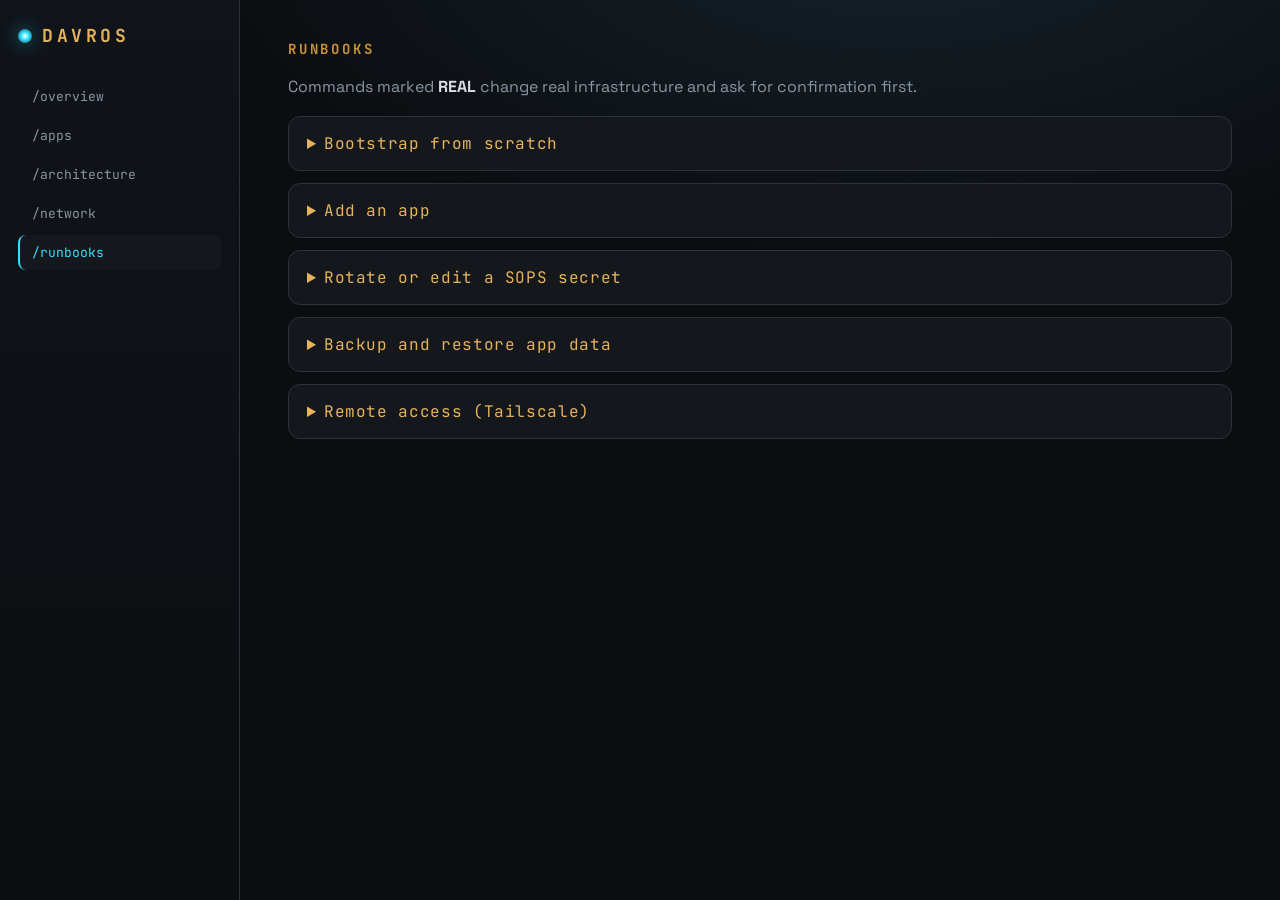
<file: docs/wiki/runbooks.html>
<!doctype html>
<html lang="en">
<head>
  <meta charset="utf-8">
  <meta name="viewport" content="width=device-width,initial-scale=1">
  <title>Davros Runbooks</title>
  <link rel="preconnect" href="https://fonts.gstatic.com" crossorigin>
  <link href="https://fonts.googleapis.com/css2?family=JetBrains+Mono:wght@400;700&family=Space+Grotesk:wght@400;500;700&display=swap" rel="stylesheet">
  <link rel="stylesheet" href="css/style.css">
</head>
<body data-page="runbooks">
<main>
  <section class="section">
    <h2>Runbooks</h2>
    <p>Commands marked <strong>REAL</strong> change real infrastructure and ask for confirmation first.</p>

    <details id="bootstrap">
      <summary>Bootstrap from scratch</summary>
      <ol>
        <li>Create the k3s LXC node and install k3s (REAL).</li>
        <li>Merge the generated kubeconfig into <code>~/.kube/config</code>.</li>
        <li>Export a GitHub PAT with the <code>repo</code> scope (or put it in <code>.env</code>), then bootstrap Flux (REAL, once per cluster lifetime).</li>
        <li>Deliver the SOPS age key into <code>flux-system</code> so Flux can decrypt secrets (REAL). Restore your existing key to <code>AGE_KEY_FILE</code> first: if none exists there, <code>make sops-age-secret</code> generates a NEW key (after a confirm prompt), which will not match <code>.sops.yaml</code> and cannot decrypt the repo's secrets.</li>
        <li>Apply DNS and tunnel rules for public apps (REAL).</li>
      </ol>
<pre><code>make apply-cluster
make kubeconfig
export GITHUB_TOKEN=...
make flux-bootstrap
make sops-age-secret
make apply-cloudflare</code></pre>
      <p>Or run <code>make bootstrap</code>, which does all of the above in order and still asks to confirm at each real step.</p>
    </details>

    <details id="add-app">
      <summary>Add an app</summary>
      <ol>
        <li>Create <code>kubernetes/apps/&lt;app&gt;/</code> with <code>namespace.yaml</code>, <code>pvc.yaml</code> (storage class <code>local-path</code>), <code>deployment.yaml</code>, <code>service.yaml</code>, <code>ingressroute.yaml</code> and a <code>kustomization.yaml</code> listing them. Copy a similar app such as <code>mealie</code> as the starting point.</li>
        <li>Pin the image by tag and digest unless it is one of your own apps that should follow new builds.</li>
        <li>LAN route: host <code>&lt;app&gt;.local.&lt;domain&gt;</code> on <code>websecure</code> with <code>tls: {}</code> (default TLS store).</li>
        <li>Add a <code>tests/test.sh</code> (kustomize build, kubeconform, yq assertions) like the neighbouring apps.</li>
        <li>Add <code>- &lt;app&gt;</code> to <code>kubernetes/apps/kustomization.yaml</code>.</li>
        <li>Public app: add a second host <code>&lt;app&gt;.&lt;domain&gt;</code> to the IngressRoute and an entry in the <code>public_apps</code> map in your local <code>terraform/cloudflare/terraform.tfvars</code> (git-ignored; see <code>terraform.tfvars.example</code>). The key is the app name, which becomes the hostname <code>&lt;app&gt;.&lt;domain&gt;</code>, and <code>target_url</code> is the origin the tunnel forwards to, e.g. <code>&lt;app&gt; = { target_url = "&lt;origin-url&gt;" }</code>. Then run <code>make apply-cloudflare</code> (REAL).</li>
        <li>Add a description to <code>docs/wiki/data/app-notes.json</code> and run <code>make wiki-catalog</code>.</li>
        <li>Run the tests, commit and push. Flux applies it within its 10 minute interval.</li>
      </ol>
<pre><code>make test-kubernetes
make wiki-catalog
git add kubernetes/apps docs/wiki &amp;&amp; git commit -m "feat: &lt;app&gt;" &amp;&amp; git push
flux reconcile kustomization apps --with-source   # optional, skip the wait</code></pre>
    </details>

    <details id="sops">
      <summary>Rotate or edit a SOPS secret</summary>
      <p>Secrets live in <code>*.sops.yaml</code> files and are encrypted to the age public key in <code>.sops.yaml</code>. Flux decrypts them with the <code>sops-age</code> secret in <code>flux-system</code>.</p>
      <p><strong>Change a secret value:</strong></p>
<pre><code>sops kubernetes/apps/&lt;app&gt;/&lt;name&gt;.sops.yaml     # opens in $EDITOR, re-encrypts on save
git commit -am "chore: rotate &lt;name&gt;" &amp;&amp; git push</code></pre>
      <p><strong>Rotate the age key:</strong></p>
      <ol>
        <li>Generate a new keypair with <code>age-keygen -o new.agekey</code> and keep the private file out of the repo (<code>*.agekey</code> is git-ignored).</li>
        <li>Add the new public key to <code>.sops.yaml</code> alongside the old one.</li>
        <li>Run <code>sops updatekeys</code> on every secret file, with the old key available (e.g. via <code>SOPS_AGE_KEY_FILE</code>) so it can decrypt.</li>
        <li>Remove the old recipient from <code>.sops.yaml</code>. This alone changes nothing: the old key stays a recipient of every already-encrypted file until <code>updatekeys</code> is run again.</li>
        <li>Run <code>sops updatekeys</code> on every secret file AGAIN so the old key is dropped from the files.</li>
        <li>Commit and push <code>.sops.yaml</code> and the re-encrypted files.</li>
        <li>Point <code>AGE_KEY_FILE</code> at the new key (default <code>~/.config/sops/age/keys.txt</code>) and deliver it to the cluster (REAL).</li>
      </ol>
<pre><code># steps 3 and 5 (run after adding the new key, and again after removing the old one)
find kubernetes -name '*.sops.yaml' -exec sops updatekeys -y {} \;
# step 7
AGE_KEY_FILE=./new.agekey make sops-age-secret</code></pre>
    </details>

    <details id="backup">
      <summary>Backup and restore app data</summary>
      <p>A cron job on the Proxmox host runs <code>k8s-data-backup.sh</code> nightly at 02:45. It rsyncs the app-data disk (<code>/mnt/hd2tb-k8s-appdata</code>) into a dated directory on the backup disk, hardlinking unchanged files against the previous snapshot, and keeps the 7 newest snapshots. Install or re-install it on the host with <code>scripts/proxmox-host/setup-backup-storage.sh</code> then <code>setup-backup-jobs.sh</code> (run as root on the Proxmox host).</p>
      <p><strong>Restore one app:</strong></p>
      <ol>
        <li>Find the app's volume directory: PVCs use the <code>local-path</code> provisioner, which stores each volume as <code>pvc-&lt;uid&gt;_&lt;namespace&gt;_&lt;claim&gt;</code> under <code>/var/lib/local-pv</code> in the k3s LXC. That path is bind-mounted from <code>/mnt/hd2tb-k8s-appdata/local-pv</code> on the Proxmox host. List them with <code>kubectl get pvc -n &lt;namespace&gt;</code> (the VOLUME column is the <code>pvc-&lt;uid&gt;</code> part).</li>
        <li>Pause Flux so it does not scale the app back up, then scale the app down. Note that suspending the <code>apps</code> kustomization pauses reconciliation for EVERY app, so resume it promptly.</li>
        <li>On the Proxmox host, rsync the wanted snapshot's copy of that directory over the live one.</li>
        <li>Scale back up to the original replica count (1 unless the manifest says otherwise) and resume Flux.</li>
      </ol>
<p><strong>Warning:</strong> the rsync below uses <code>--delete</code> and overwrites the live directory, removing anything newer than the snapshot. Confirm <code>&lt;date&gt;</code> and <code>&lt;pvc-dir&gt;</code> are correct and the snapshot directory is not empty. Run the <code>-n</code> dry run first and read its output, and consider copying the live directory aside before the real run.</p>
<pre><code># --- on the machine with kubectl ---
flux suspend kustomization apps
kubectl -n &lt;namespace&gt; scale deploy/&lt;app&gt; --replicas=0

# --- on the Proxmox host (snapshots: /mnt/hd2tb-backup/k8s-data/&lt;date&gt;/hd2tb-k8s-appdata/local-pv/) ---
ls /mnt/hd2tb-backup/k8s-data/&lt;date&gt;/hd2tb-k8s-appdata/local-pv/&lt;pvc-dir&gt;/
cp -a /mnt/hd2tb-k8s-appdata/local-pv/&lt;pvc-dir&gt; /mnt/hd2tb-k8s-appdata/local-pv/&lt;pvc-dir&gt;.bak   # optional safety copy
rsync -naHAX --numeric-ids --delete -v /mnt/hd2tb-backup/k8s-data/&lt;date&gt;/hd2tb-k8s-appdata/local-pv/&lt;pvc-dir&gt;/ /mnt/hd2tb-k8s-appdata/local-pv/&lt;pvc-dir&gt;/   # dry run
rsync -aHAX --numeric-ids --delete /mnt/hd2tb-backup/k8s-data/&lt;date&gt;/hd2tb-k8s-appdata/local-pv/&lt;pvc-dir&gt;/ /mnt/hd2tb-k8s-appdata/local-pv/&lt;pvc-dir&gt;/

# --- back on the machine with kubectl ---
kubectl -n &lt;namespace&gt; scale deploy/&lt;app&gt; --replicas=&lt;replicas&gt;
flux resume kustomization apps</code></pre>
      <p>Check the app's logs after it comes up before trusting the restore. Once the app is verified, delete <code>&lt;pvc-dir&gt;.bak</code> (it is also picked up by the nightly backup).</p>
    </details>

    <details id="vpn">
      <summary>Remote access (Tailscale)</summary>
      <p>The <code>ts-router</code> LXC advertises the LAN to the tailnet. The auth key is passed through the environment and never stored in the repo.</p>
      <ol>
        <li>Check that 2FA is enabled on the Tailscale sign-in.</li>
        <li>In the Tailscale admin console, generate a one-time, non-reusable auth key.</li>
        <li>Export the key (or put it in <code>.env</code>) and apply (REAL): it creates the LXC on Proxmox and joins it to the tailnet.</li>
        <li>In the admin console, approve the advertised route <code>192.168.31.0/24</code> for <code>ts-router</code>.</li>
        <li>Disable key expiry for <code>ts-router</code>.</li>
        <li>Add split DNS: nameserver <code>192.168.31.152</code> (Pi-hole) for the domain <code>local.&lt;domain&gt;</code>.</li>
        <li>On each client, enable "use Tailscale subnets".</li>
      </ol>
<pre><code>make plan-vpn                 # no real infra touched
export TS_AUTHKEY=&lt;one-time auth key&gt;
make apply-vpn                # REAL CHANGE</code></pre>
      <p><strong>Verify</strong> from a phone on mobile data:</p>
      <ol>
        <li>Ping <code>192.168.31.152</code>.</li>
        <li>Open Proxmox by IP.</li>
        <li>Open Home Assistant.</li>
        <li>Resolve and open <code>&lt;app&gt;.local.&lt;domain&gt;</code>.</li>
        <li>Stop the k3s LXC and confirm Proxmox is still reachable over the VPN.</li>
      </ol>
      <p><strong>Troubleshooting:</strong></p>
      <ul>
        <li>If <code>pct start</code> fails or the tun device is missing on the host, run this on the Proxmox host, then start the container.
<pre><code>modprobe tun &amp;&amp; echo tun &gt; /etc/modules-load.d/tun.conf
pct start &lt;id&gt;</code></pre></li>
        <li>If <code>tailscaled</code> logs <code>permission denied</code> on <code>/dev/net/tun</code>, run <code>ls -l /dev/net/tun</code> on the Proxmox host. Expect <code>crw-rw-rw-</code>; otherwise run <code>chmod 666 /dev/net/tun</code>. On Proxmox 8.1+, <code>pct set &lt;id&gt; --dev0 /dev/net/tun</code> is an alternative.</li>
      </ul>
      <p><strong>Note:</strong> any change to the ts-router container settings replaces the LXC. Before re-creating it, delete the old <code>ts-router</code> machine in the Tailscale admin console and generate a fresh one-time key, then re-approve the route and disable key expiry again; otherwise the new node registers as <code>ts-router-1</code>.</p>
    </details>
  </section>
</main>
<script src="data/apps.js"></script>
<script src="js/app.js"></script>
</body>
</html>
</file>
<file: docs/wiki/css/style.css>
:root {
  --bg: #0b0d10;
  --panel: #14181d;
  --panel2: #1a2027;
  --line: #2a323b;
  --text: #d7dde3;
  --mute: #8a96a2;
  --bronze: #c8913b;
  --bronze2: #e6b25c;
  --cyan: #33e1ff;
  --glow: 0 0 18px rgba(51, 225, 255, 0.45);
  --mono: "JetBrains Mono", ui-monospace, "SF Mono", Menlo, monospace;
  --sans: "Space Grotesk", system-ui, sans-serif;
}

* { box-sizing: border-box; }

body {
  margin: 0;
  background: radial-gradient(1200px 600px at 70% -10%, #16222b 0, transparent 60%), var(--bg);
  color: var(--text);
  font-family: var(--sans);
  display: grid;
  grid-template-columns: 240px 1fr;
  min-height: 100vh;
}

aside {
  border-right: 1px solid var(--line);
  padding: 24px 18px;
  background: linear-gradient(#10141a, #0b0d10);
  position: sticky;
  top: 0;
  height: 100vh;
}

.logo {
  font-family: var(--mono);
  font-weight: 700;
  letter-spacing: 0.2em;
  color: var(--bronze2);
  font-size: 18px;
  display: flex;
  align-items: center;
  gap: 10px;
}

.eye {
  width: 14px;
  height: 14px;
  border-radius: 50%;
  background: radial-gradient(circle, #fff 0, var(--cyan) 40%, #06424d 100%);
  box-shadow: var(--glow);
  animation: pulse 3s infinite;
}
@keyframes pulse { 50% { opacity: 0.55; } }

nav { margin-top: 32px; display: grid; gap: 4px; }
nav a {
  color: var(--mute);
  text-decoration: none;
  padding: 9px 12px;
  border-radius: 8px;
  font-family: var(--mono);
  font-size: 13px;
  border-left: 2px solid transparent;
}
nav a:hover, nav a.on { color: var(--cyan); background: var(--panel); border-left-color: var(--cyan); }

main { padding: 40px 48px; max-width: 1100px; width: 100%; min-width: 0; }

.hero {
  display: flex;
  gap: 28px;
  align-items: center;
  padding: 32px;
  border: 1px solid var(--line);
  border-radius: 16px;
  background: linear-gradient(135deg, var(--panel), #0f1419);
  position: relative;
  overflow: hidden;
}
.hero::after {
  content: "";
  position: absolute;
  right: -60px;
  top: -60px;
  width: 260px;
  height: 260px;
  border-radius: 50%;
  border: 1px solid rgba(200, 145, 59, 0.25);
  box-shadow: inset 0 0 60px rgba(51, 225, 255, 0.08);
  pointer-events: none;
}
.hero-img {
  flex: none;
  width: 96px;
  height: 96px;
  border-radius: 50%;
  object-fit: cover;
  border: 2px solid var(--bronze);
  box-shadow: 0 8px 30px rgba(200, 145, 59, 0.25);
}
h1 { font-family: var(--mono); margin: 0 0 8px; font-size: 34px; letter-spacing: 0.08em; color: var(--bronze2); }
.hero p { margin: 0; color: var(--mute); max-width: 56ch; line-height: 1.55; }

.stats { display: grid; grid-template-columns: repeat(4, 1fr); gap: 14px; margin: 22px 0 34px; }
.stat { background: var(--panel); border: 1px solid var(--line); border-radius: 12px; padding: 16px; }
.stat b { display: block; font-family: var(--mono); font-size: 26px; color: var(--cyan); }
.stat span { color: var(--mute); font-size: 12px; text-transform: uppercase; letter-spacing: 0.12em; }

h2 {
  font-family: var(--mono);
  font-size: 14px;
  letter-spacing: 0.2em;
  text-transform: uppercase;
  color: var(--bronze);
  margin: 0 0 14px;
}
.section { margin-bottom: 40px; }
.section p, .section li { color: var(--mute); line-height: 1.6; }
.section strong { color: var(--text); }
a { color: var(--cyan); }

.bar { display: flex; gap: 10px; margin-bottom: 16px; flex-wrap: wrap; }
input[type="search"] {
  flex: 1;
  min-width: 200px;
  background: var(--panel);
  border: 1px solid var(--line);
  color: var(--text);
  padding: 10px 14px;
  border-radius: 10px;
  font-family: inherit;
  font-size: 15px;
}
input[type="search"]:focus { outline: none; border-color: var(--cyan); box-shadow: var(--glow); }
.chip {
  padding: 9px 14px;
  border-radius: 999px;
  border: 1px solid var(--line);
  background: var(--panel);
  color: var(--mute);
  font: inherit;
  font-size: 13px;
  cursor: pointer;
}
.chip:focus-visible, nav a:focus-visible { outline: 2px solid var(--cyan); outline-offset: 2px; }
.chip:hover { border-color: var(--cyan); }
.chip[aria-pressed="true"] { color: #001418; background: var(--cyan); border-color: var(--cyan); }

.grid { display: grid; grid-template-columns: repeat(auto-fill, minmax(260px, 1fr)); gap: 14px; }
.card {
  background: var(--panel);
  border: 1px solid var(--line);
  border-radius: 14px;
  padding: 18px;
  transition: transform 0.2s, border-color 0.2s, box-shadow 0.2s;
}
.card:hover { transform: translateY(-3px); border-color: var(--cyan); box-shadow: var(--glow); }
.card h3 { margin: 0 0 4px; font-size: 17px; }
.ns { font-family: var(--mono); font-size: 12px; color: var(--mute); overflow-wrap: anywhere; }
.card p { color: var(--mute); font-size: 14px; line-height: 1.5; margin: 12px 0; }
.tags { display: flex; gap: 6px; flex-wrap: wrap; }
.tag {
  font-family: var(--mono);
  font-size: 11px;
  padding: 3px 8px;
  border-radius: 6px;
  background: var(--panel2);
  border: 1px solid var(--line);
}
.tag.pub { color: var(--bronze2); border-color: rgba(200, 145, 59, 0.4); }
.tag.lan { color: var(--cyan); border-color: rgba(51, 225, 255, 0.35); }
.hostlist { margin-top: 12px; font-family: var(--mono); font-size: 11px; color: var(--mute); display: grid; gap: 2px; overflow-wrap: anywhere; }
.empty { color: var(--mute); padding: 30px 0; font-family: var(--mono); }

pre {
  background: #080a0d;
  border: 1px solid var(--line);
  border-left: 3px solid var(--bronze);
  border-radius: 10px;
  padding: 14px;
  font-family: var(--mono);
  font-size: 13px;
  color: #9fe9f7;
  overflow: auto;
  margin: 12px 0;
}
code { font-family: var(--mono); font-size: 0.9em; color: var(--bronze2); overflow-wrap: anywhere; }
pre code { color: inherit; font-size: inherit; overflow-wrap: normal; }

details {
  background: var(--panel);
  border: 1px solid var(--line);
  border-radius: 12px;
  padding: 0 18px;
  margin-bottom: 12px;
}
details[open] { border-color: rgba(200, 145, 59, 0.5); }
summary {
  cursor: pointer;
  padding: 16px 0;
  font-family: var(--mono);
  color: var(--bronze2);
  letter-spacing: 0.04em;
}
details > :not(summary) { margin-bottom: 16px; }
details ol { padding-left: 20px; color: var(--mute); line-height: 1.7; }

.diagram-wrap { overflow-x: auto; }
.diagram { min-width: 640px; width: 100%; height: auto; background: var(--panel); border: 1px solid var(--line); border-radius: 14px; }
.diagram .box { fill: none; stroke: var(--line); stroke-width: 1.5; stroke-dasharray: 5 4; }
.diagram .box.host { stroke: var(--bronze); }
.diagram .node { fill: var(--panel2); stroke: var(--line); stroke-width: 1.5; }
.diagram .node.hot { stroke: var(--cyan); }
.diagram text { fill: var(--text); font-family: var(--mono); font-size: 13px; text-anchor: middle; }
.diagram .label { fill: var(--mute); font-size: 11px; text-anchor: start; }
.diagram .title { fill: var(--bronze); font-size: 12px; letter-spacing: 0.1em; text-anchor: start; }
.diagram .edge { stroke: var(--cyan); stroke-width: 1.8; fill: none; marker-end: url(#arrow); }
.diagram .edge.pub { stroke: var(--bronze2); marker-end: url(#arrow-pub); }
.diagram .edge.git { stroke: var(--mute); stroke-dasharray: 5 4; marker-end: url(#arrow-mute); }

@media (max-width: 800px) {
  body { grid-template-columns: minmax(0, 1fr); grid-template-rows: auto 1fr; align-content: start; }
  aside { position: static; height: auto; padding: 16px; }
  nav { margin-top: 14px; display: flex; flex-wrap: wrap; }
  main { padding: 24px 16px; }
  .stats { grid-template-columns: 1fr 1fr; }
  .hero { flex-direction: column; align-items: flex-start; }
}

@media (prefers-reduced-motion: reduce) {
  .eye { animation: none; }
  .card { transition: none; }
  .card:hover { transform: none; }
}

.diagram .sub { fill: var(--mute); font-size: 11px; }
.diagram .node.dim { stroke-dasharray: 4 3; }
.diagram-defs { position: absolute; width: 0; height: 0; overflow: hidden; }
.legend { display: flex; gap: 18px; flex-wrap: wrap; font-family: var(--mono); font-size: 12px; color: var(--mute); margin: 10px 0 0; }
.legend i { display: inline-block; width: 22px; height: 0; border-top: 2px solid var(--cyan); vertical-align: middle; margin-right: 6px; }
.legend i.pub { border-top-color: var(--bronze2); }
.legend i.git { border-top: 2px dashed var(--mute); }
</file>
